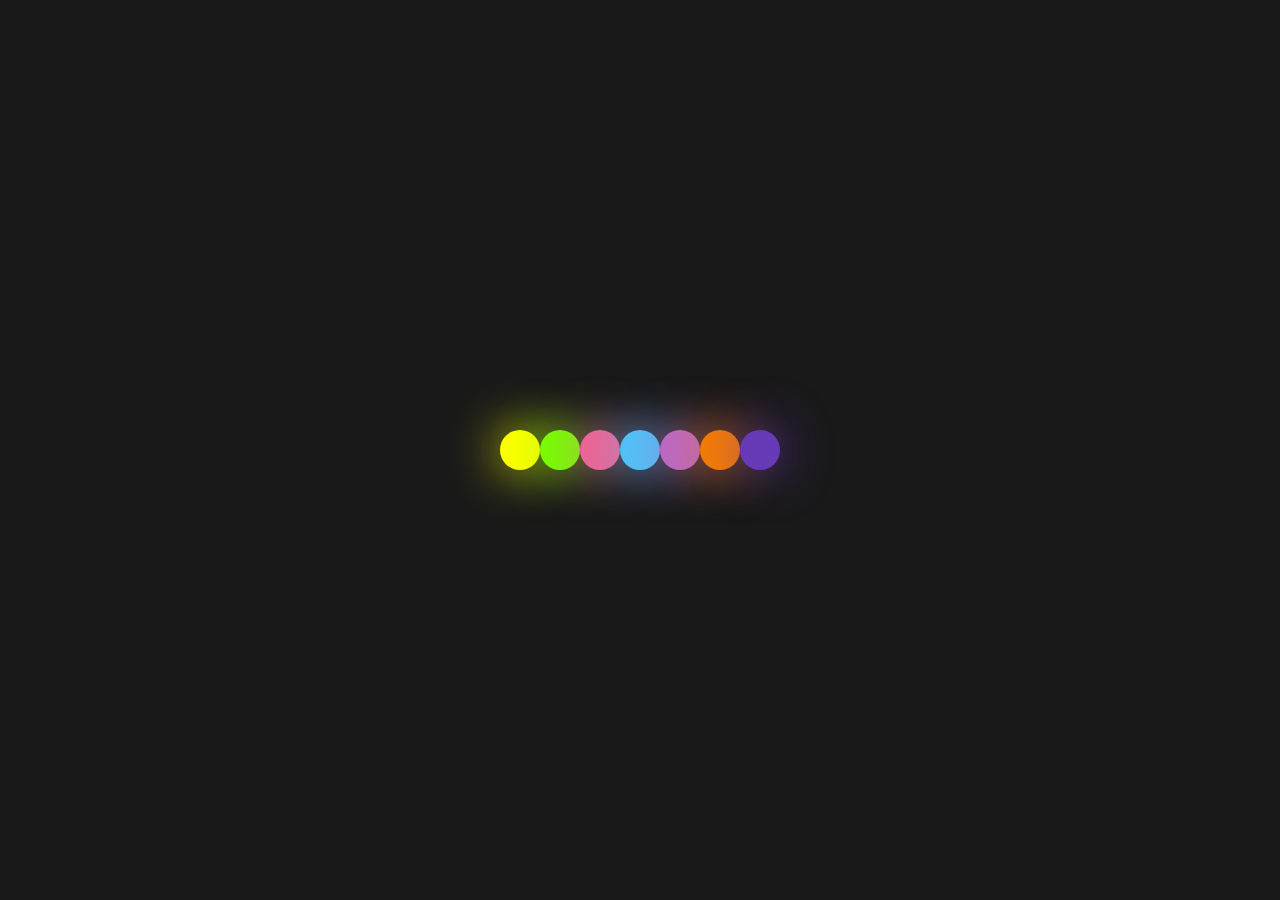
<file: index.html>
<!DOCTYPE html>
<html lang="en">

<head>
    <meta charset="UTF-8">
    <meta http-equiv="refresh" content="5;URL=pertama.html">
    <title>Happy Birthday</title>
    <link rel="icon" href="./img/title.gif" type="image/gif" sizes="16x16">
    <link rel="stylesheet" href="./style.css">

</head>

<body>
    <!-- partial:index.partial.html -->
    <div>
        <ul>
            <li></li>
            <li></li>
            <li></li>
            <li></li>
            <li></li>
            <li></li>
            <li></li>
        </ul>
    </div>
    <!-- partial -->

</body>

</html>
</file>
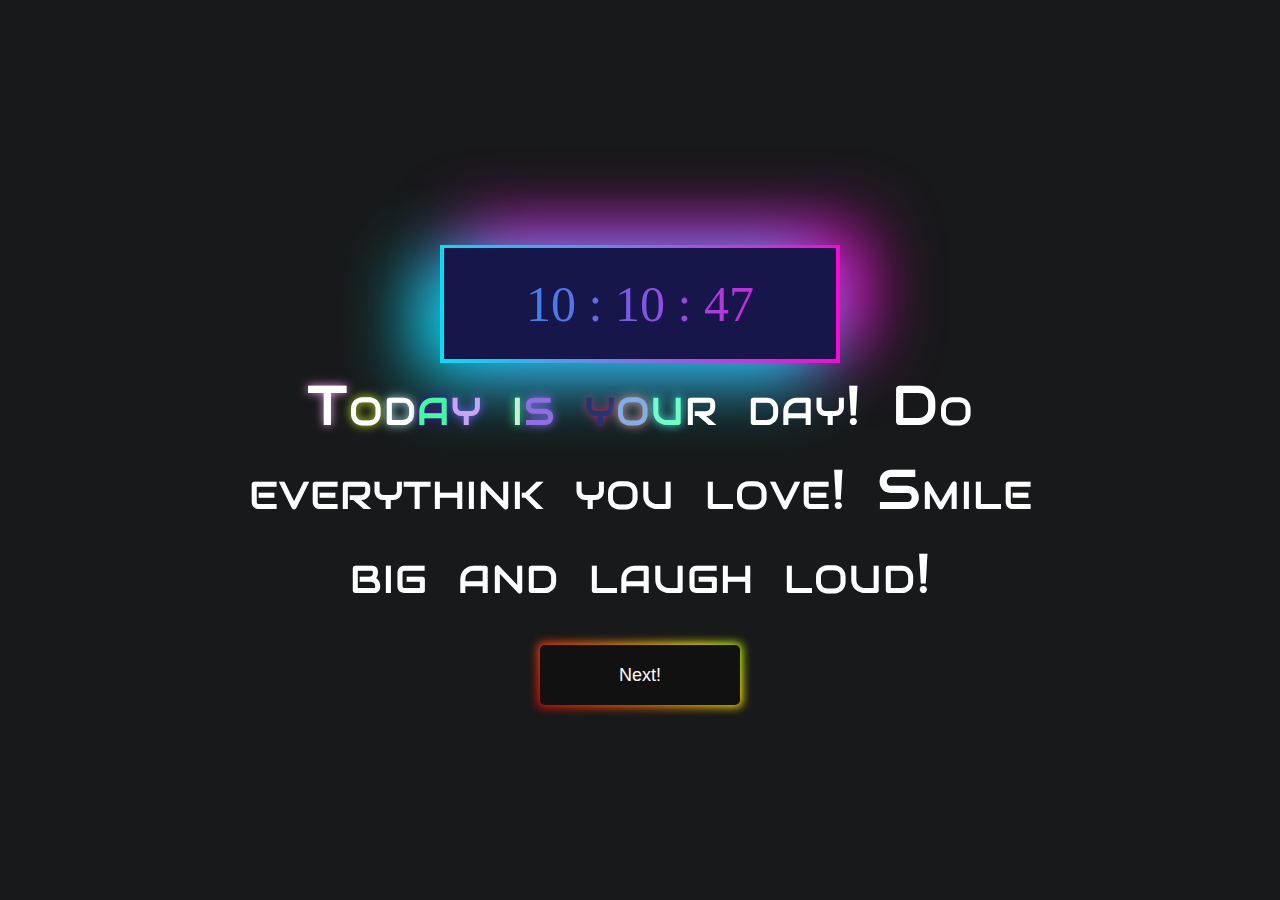
<file: kedua.html>
<!DOCTYPE html>
<html lang="en">

<head>
    <meta charset="UTF-8">
    <title>Happy Birthday</title>
    <link rel="icon" href="./img/title.gif" type="image/gif" sizes="16x16">
    <link rel="stylesheet" href="./kedua.css">
    <style>
        body {
            animation: fadeInAnimation ease 3s;
            animation-iteration-count: 1;
            animation-fill-mode: forwards;
        }
        
        @keyframes fadeInAnimation {
            0% {
                opacity: 0;
            }
            100% {
                opacity: 1;
            }
        }
        
        .jam {
            position: relative;
            margin-top: 100px;
            display: flex;
            margin: auto;
            justify-content: center;
            align-items: center;
            width: 100vw;
        }
        
        h1 {
            font-size: 50px;
            font-weight: 400;
            -webkit-background-clip: text;
            -webkit-text-fill-color: transparent;
            background-image: linear-gradient(to right, #03a9f4, #ff05d5);
            padding: 30px 70px;
            min-width: 400px;
            text-align: center;
            position: relative;
        }
        
        h1:before {
            content: '';
            position: absolute;
            top: 0;
            left: 0;
            width: 100%;
            height: 100%;
            background-image: linear-gradient(to right, #03dff3, #ff05d5);
            z-index: -1;
            box-shadow: -25px 15px 70px #03dff3, 25px -15px 70px #ff05d5;
            animation: movement 4s ease infinite;
        }
        
        @keyframes movement {
            50% {
                background-image: linear-gradient(1360deg, #03dff3, #ff05d5);
                box-shadow: -25px 15px 140px #03dff3, 25px -15px 140px #ff05d5;
            }
        }
        
        h1:after {
            content: '';
            position: absolute;
            width: 98%;
            height: 94%;
            margin: 0 auto;
            left: 0;
            right: 0;
            top: 3%;
            background-color: #16164a;
            /*Body background color*/
            z-index: -1;
        }
    </style>

</head>

<body>
    <!-- partial:index.partial.html -->
    <div class="context">
        <div class="jam">
            <h1 id="clock"></h1>
        </div>
        <div id="textBox">
            <div class="textSec"><span class="text">T</span><span class="text">o</span><span class="text">d</span><span class="text">a</span><span class="text">y</span></div>
            <div class="textSec"><span class="text">i</span><span class="text">s</span></div>
            <div class="textSec"><span class="text">y</span><span class="text">o</span><span class="text">u</span><span class="text">r</span></div>
            <div class="textSec"><span class="text">d</span><span class="text">a</span><span class="text">y</span><span class="text">!</span></div>
            <div class="textSec"><span class="text">D</span><span class="text">o</span></div>
            <div class="textSec"><span class="text">e</span><span class="text">v</span><span class="text">e</span><span class="text">r</span><span class="text">yt</span><span class="text">h</span><span class="text">i</span><span class="text">n</span><span class="text">k</span></div>
            <div class="textSec"><span class="text">y</span><span class="text">o</span><span class="text">u</span></div>
            <div class="textSec"><span class="text">l</span><span class="text">o</span><span class="text">v</span><span class="text">e</span><span class="text">!</span></div>
            <div class="textSec"><span class="text">S</span><span class="text">m</span><span class="text">i</span><span class="text">l</span><span class="text">e</span></div>
            <div class="textSec"><span class="text">b</span><span class="text">i</span><span class="text">g</span></div>
            <div class="textSec"><span class="text">a</span><span class="text">n</span><span class="text">d</span></div>
            <div class="textSec"><span class="text">l</span><span class="text">a</span><span class="text">u</span><span class="text">g</span><span class="text">h</span></div>
            <div class="textSec"><span class="text">l</span><span class="text">o</span><span class="text">u</span><span class="text">d</span><span class="text">!</span></div>
        </div>
        <div class="btn">
            <a href="ketiga.html"><button>Next!</button></a>
        </div>

    </div>

    <div class="area">
        <ul class="circles">
            <li></li>
            <li></li>
            <li></li>
            <li></li>
            <li></li>
            <li></li>
            <li></li>
            <li></li>
            <li></li>
            <li></li>
        </ul>
    </div>


    <!-- partial -->


</body>
<script src="./kedua.js"></script>
<script src="https://code.jquery.com/jquery-3.4.1.min.js"></script>
<script type="text/javascript">
    function myClock() {
        var clock = document.getElementById("clock");
        var currentDate = new Date();

        var h = currentDate.getHours(); // Hours
        var m = currentDate.getMinutes(); // Minutes
        var s = currentDate.getSeconds(); //Seconds

        m = m < 10 ? `0${m}` : m;
        s = s < 10 ? `0${s}` : s;

        clock.innerText = `${h} : ${m} : ${s}`;

        setTimeout(myClock, 1000); // Refresh every 1 second
    }

    // Call the function
    myClock();
</script>

</html>
</file>
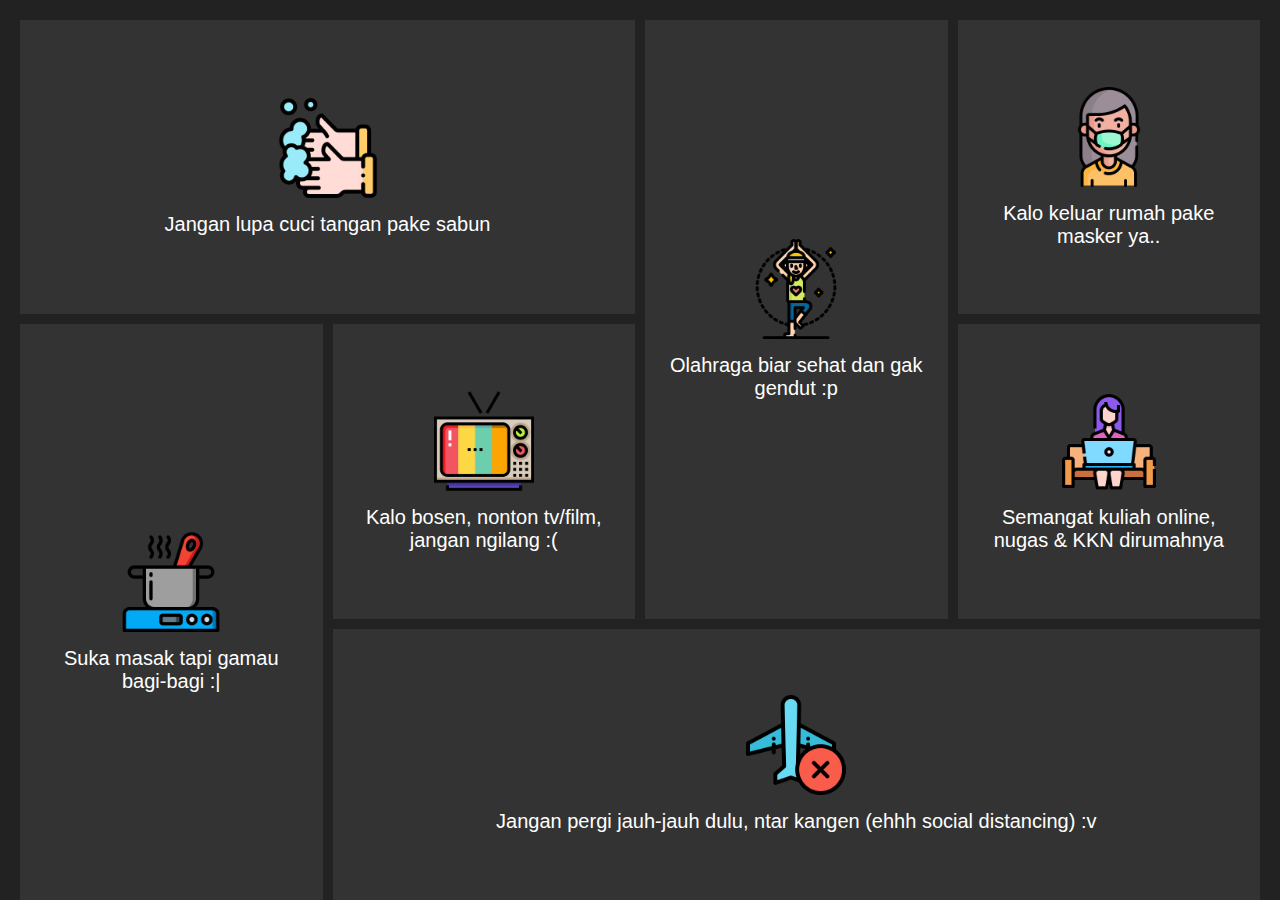
<file: keempat.html>
<!DOCTYPE html>
<html lang="en">

<head>
    <meta charset="UTF-8">
    <meta name="viewport" content="width=device-width, initial-scale=1.0">
    <link rel="icon" href="./img/title.gif" type="image/gif" sizes="16x16">
    <title>Happy Birthday</title>
    <link rel="stylesheet" href="keempat.css">
    <style>
        body {
            animation: fadeInAnimation ease 3s;
            animation-iteration-count: 1;
            animation-fill-mode: forwards;
        }
        
        @keyframes fadeInAnimation {
            0% {
                opacity: 0;
            }
            100% {
                opacity: 1;
            }
        }
    </style>
</head>

<body>
    <div class="container">
        <div class="box">
            <div class="content">
                <img src="img/washing-hand.png" alt="">
                <p>Jangan lupa cuci tangan pake sabun</p>
            </div>
        </div>
        <div class="box">
            <div class="content">
                <img src="img/woman.png" alt="">
                <p>Olahraga biar sehat dan gak gendut :p</p>
            </div>
        </div>
        <div class="box">
            <div class="content">
                <img src="img/medical-mask.png" alt="">
                <p>Kalo keluar rumah pake masker ya..</p>
            </div>
        </div>
        <div class="box">
            <div class="content">
                <img src="img/cooking.png" alt="">
                <p>Suka masak tapi gamau bagi-bagi :|</p>
            </div>
        </div>
        <div class="box">
            <div class="content">
                <img src="img/flight.png" alt="">
                <p>Jangan pergi jauh-jauh dulu, ntar kangen (ehhh social distancing) :v</p>
            </div>
        </div>
        <div class="box">
            <div class="content">
                <img src="img/television.png" alt="">
                <p>Kalo bosen, nonton tv/film, jangan ngilang :(</p>
            </div>
        </div>
        <div class="box">
            <div class="content">
                <img src="img/working-at-home.png" alt="">
                <p>Semangat kuliah online, nugas & KKN dirumahnya</p>
            </div>
        </div>
    </div>
</body>

</html>
</file>
<file: style.css>
body{
  margin:0;
  padding:0;
  background:rgba(0,0,0,.9);
}
ul{
  position:absolute;
  top:50%;
  left:50%;
  transform:translate(-50%,-50%);
  margin:0;
  padding:0;
  display:flex;
  
}
ul li{
  list-style:none;
  width:40px;
  height:40px;
  background:#fff;
  border-radius:50%;
  animation:grow 1.6s ease-in-out infinite;
}
  @keyframes grow
  {
    0% , 40% , 100%
    {
      transform:scale(0.2);
    }
    20%{
       transform:scale(1);

    }
  }

ul li:nth-child(1){
  animation-delay:-1.4s;
  background:#ffff00;
  box-shadow:0 0 50px #ffff00;
  
}
ul li:nth-child(2){
  animation-delay:-1.2s;
  background:#76ff03;
  box-shadow:0 0 50px #76ff03;
  
}
ul li:nth-child(3){
  animation-delay:-1s;
  background:#f06292;
  box-shadow:0 0 50px #f06292;
  
}
ul li:nth-child(4){
  animation-delay:-0.8s;
  background:#4fc3f7;
  box-shadow:0 0 50px #4fc3f7;
  
}
ul li:nth-child(5){
  animation-delay:-0.6s;
  background:#ba68c8;
  box-shadow:0 0 50px #ba68c8;
  
}
ul li:nth-child(6){
  animation-delay:-0.4s;
  background:#f57c00;
  box-shadow:0 0 50px #f57c00;
  
}
ul li:nth-child(7){
  animation-delay:-0.2s;
  background:#673ab7;
  box-shadow:0 0 50px #673ab7;
  
}
</file>
<file: kedua.css>
@import url("https://fonts.googleapis.com/css?family=Audiowide|Monoton|Quantico:700");
* {
    margin: 0;
    padding: 0;
    list-style: none;
    text-decoration: none;
    box-sizing: border-box;
}

body {
    background: #111;
    height: 100vh;
    width: 100vw;
    overflow: hidden;
    background-color: RGB(24, 25, 26);
    display: -webkit-box;
    display: flex;
    -webkit-box-align: center;
    align-items: center;
    position: relative;
}

.div {
    margin-top: 130px;
    width: 100vw;
    height: 100vh;
}


/* body:before {
    content: '';
    width: 100%;
    height: 100%;
    position: absolute;
    top: 0;
    left: 0;
    background-image: url(https://i.imgsafe.org/732a1b0d39.jpg);
    background-size: contain;
    background-position: center center;
    background-repeat: no-repeat;
    z-index: -1;
    opacity: .15;
} */

.context {
    margin-top: 50px;
    width: 100%;
    /* position: absolute; */
    /* top: 50vh; */
}

.area {
    background: rgb(49, 49, 49);
    background: -webkit-linear-gradient(to left, #8f94fb, #4e54c8);
    width: 100%;
    height: 100vh;
    z-index: -1;
}

.circles {
    position: absolute;
    top: 0;
    left: 0;
    width: 100%;
    height: 100%;
    overflow: hidden;
}

.circles li {
    position: absolute;
    display: block;
    list-style: none;
    width: 20px;
    height: 20px;
    background: rgba(255, 255, 255, 0.2);
    animation: animate 25s linear infinite;
    bottom: -150px;
}

.circles li:nth-child(1) {
    left: 25%;
    width: 80px;
    height: 80px;
    animation-delay: 0s;
}

.circles li:nth-child(2) {
    left: 10%;
    width: 20px;
    height: 20px;
    animation-delay: 2s;
    animation-duration: 12s;
}

.circles li:nth-child(3) {
    left: 70%;
    width: 20px;
    height: 20px;
    animation-delay: 4s;
}

.circles li:nth-child(4) {
    left: 40%;
    width: 60px;
    height: 60px;
    animation-delay: 0s;
    animation-duration: 18s;
}

.circles li:nth-child(5) {
    left: 65%;
    width: 20px;
    height: 20px;
    animation-delay: 0s;
}

.circles li:nth-child(6) {
    left: 75%;
    width: 110px;
    height: 110px;
    animation-delay: 3s;
}

.circles li:nth-child(7) {
    left: 35%;
    width: 150px;
    height: 150px;
    animation-delay: 7s;
}

.circles li:nth-child(8) {
    left: 50%;
    width: 25px;
    height: 25px;
    animation-delay: 15s;
    animation-duration: 45s;
}

.circles li:nth-child(9) {
    left: 20%;
    width: 15px;
    height: 15px;
    animation-delay: 2s;
    animation-duration: 35s;
}

.circles li:nth-child(10) {
    left: 85%;
    width: 150px;
    height: 150px;
    animation-delay: 0s;
    animation-duration: 11s;
}

@keyframes animate {
    0% {
        transform: translateY(0) rotate(0deg);
        opacity: 1;
        border-radius: 0;
    }
    100% {
        transform: translateY(-1000px) rotate(720deg);
        opacity: 0;
        border-radius: 50%;
    }
}

#textBox {
    /* margin-left: 300px; */
    max-width: 70%;
    display: block;
    height: auto;
    margin: 0 auto;
    text-align: center;
    color: whitesmoke;
    line-height: 150%;
    font-variant: small-caps;
    font-family: 'Audiowide';
    font-size: calc(5px + 4vw);
    display: -webkit-box;
    display: flex;
    -webkit-box-orient: horizontal;
    -webkit-box-direction: normal;
    flex-flow: row wrap;
    -webkit-box-pack: center;
    justify-content: center;
}

#textBox .textSec {
    margin: 0 15px 0 15px;
}

#textBox .textSec span {
    -webkit-transition: all .1s ease;
    transition: all .1s ease;
    margin: .5px;
    -webkit-filter: brightness(120%);
}

.btn {
    display: flex;
    justify-content: center;
    align-items: center;
    margin-top: 30px;
}

button {
    position: relative;
    height: 60px;
    width: 200px;
    border: none;
    font-size: 18px;
    cursor: pointer;
    border-radius: 5px;
    font-family: 'Raleway', sans-serif;
    background-color: #111;
    color: #fff;
}

button:before {
    position: absolute;
    content: '';
    top: -2px;
    left: -2px;
    height: calc(100% + 4px);
    width: calc(100% + 4px);
    border-radius: 5px;
    z-index: -1;
    filter: blur(5px);
    background: linear-gradient(45deg, #ff0000, #ff7300, #fffb00, #48ff00, #00ffd5, #002bff, #7a00ff, #ff00c8, #ff0000);
    background-size: 400%;
    transition: opacity .3s ease-in-out;
    animation: button 20s linear infinite;
}

button:hover:active {
    background: none;
}

button:hover:active:before {
    filter: blur(2px);
}

@keyframes button {
    0% {
        background-position: 0 0;
    }
    50% {
        background-position: 400% 0;
    }
    100% {
        background-position: 0 0;
    }
}
</file>
<file: keempat.css>
* {
    margin: 0;
    padding: 0;
    box-sizing: border-box;
    font-family: 'Rubik', sans-serif;
}

body {
    display: flex;
    justify-content: center;
    align-self: center;
    min-height: 100vh;
    background: #222;
}

img {
    width: 100px;
}

.container {
    position: relative;
    max-width: 100%;
    display: grid;
    grid-template-columns: repeat(auto-fill, minmax(300px, 1fr));
    grid-template-rows: minmax(100px, auto);
    margin: 20px 20px 0 20px;
    grid-auto-flow: dense;
    grid-gap: 10px;
}

.container .box {
    background: #333;
    padding: 20px;
    display: grid;
    font-size: 20px;
    place-items: center;
    text-align: center;
    color: #fff;
    transition: 0.5s;
}

.container .box:hover {
    background: #e91e63;
}

.container .box img {
    position: relative;
    max-width: 100px;
    margin-bottom: 10px;
}

.container .box:nth-child(1) {
    grid-column: span 2;
    grid-row: span 1;
}

.container .box:nth-child(2) {
    grid-column: span 1;
    grid-row: span 2;
}

.container .box:nth-child(4) {
    grid-column: span 1;
    grid-row: span 2;
}

.container .box:nth-child(5) {
    grid-column: span 3;
    grid-row: span 1;
}

@media (max-width: 791px) {
    .container {
        grid-template-columns: repeat(auto-fill, minmax(50%, 1fr));
        grid-template-rows: minmax(auto, auto);
    }
    .container .box {
        grid-column: unset !important;
        grid-row: unset !important;
    }
}
</file>
